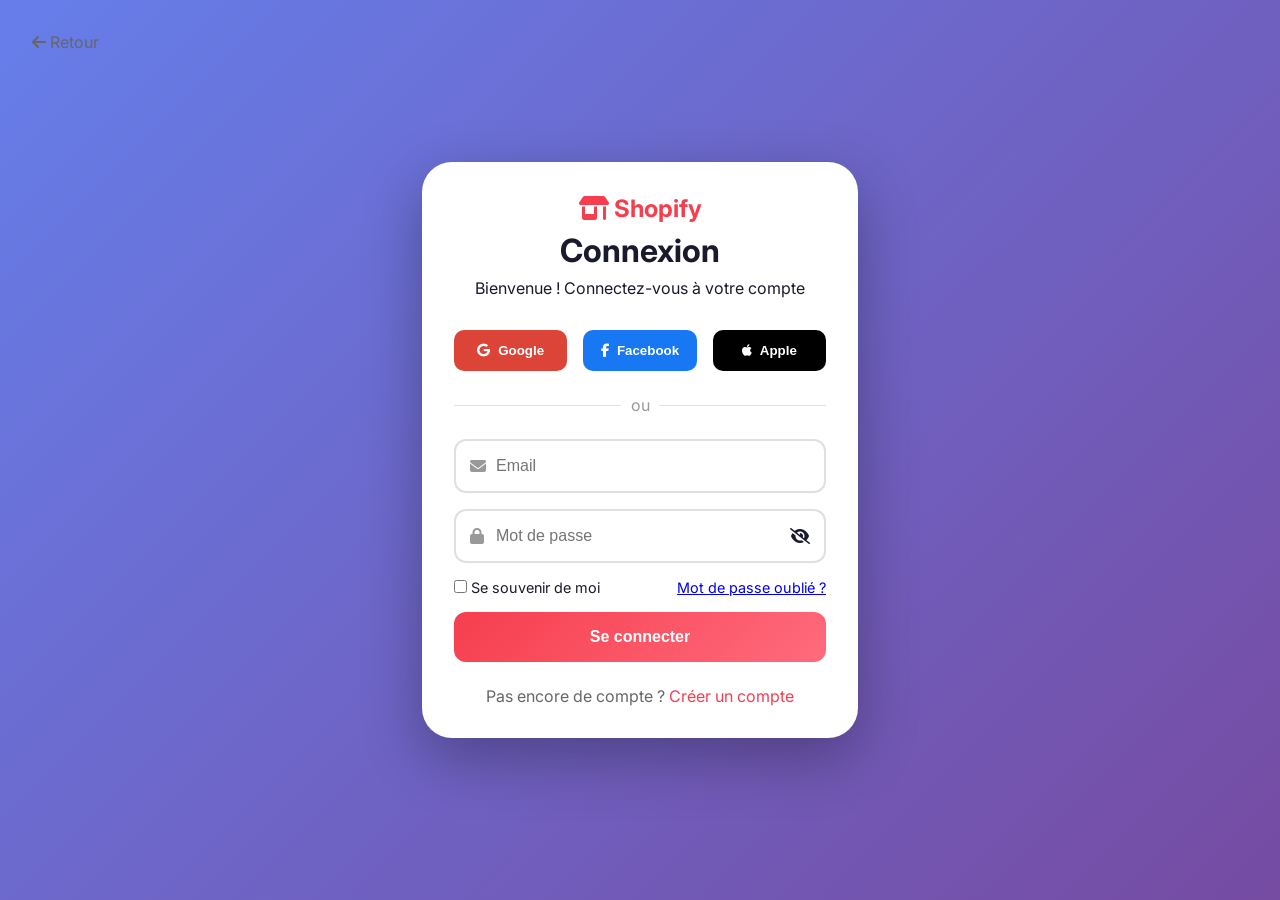
<file: connexion.html>
<!DOCTYPE html>
<html lang="fr">
<head>
    <meta charset="UTF-8">
    <meta name="viewport" content="width=device-width, initial-scale=1.0">
    <title>Shopify - Connexion</title>
    <link rel="stylesheet" href="Dossier CSS/style.css">
    <link rel="stylesheet" href="https://cdnjs.cloudflare.com/ajax/libs/font-awesome/6.7.2/css/all.min.css">
</head>
<body class="auth-page">
    <div class="auth-container">
        <div class="auth-card">
            <div class="auth-header">
                <a href="index.html" class="back-home"><i class="fa-solid fa-arrow-left"></i> Retour</a>
                <h1><i class="fa-solid fa-shop"></i> Shopify</h1>
                <h2>Connexion</h2>
                <p>Bienvenue ! Connectez-vous à votre compte</p>
            </div>

            <div class="social-login">
                <button type="button" class="social-btn google" onclick="alert('Connexion avec Google (démo)')">
                    <i class="fa-brands fa-google"></i> Google
                </button>
                <button type="button" class="social-btn facebook" onclick="alert('Connexion avec Facebook (démo)')">
                    <i class="fa-brands fa-facebook-f"></i> Facebook
                </button>
                <button type="button" class="social-btn apple" onclick="alert('Connexion avec Apple (démo)')">
                    <i class="fa-brands fa-apple"></i> Apple
                </button>
            </div>

            <div class="divider">
                <span>ou</span>
            </div>

            <form id="loginForm">
                <div class="input-group">
                    <i class="fa-solid fa-envelope"></i>
                    <input type="email" id="loginEmail" placeholder="Email" required>
                </div>
                <div class="input-group">
                    <i class="fa-solid fa-lock"></i>
                    <input type="password" id="loginPassword" placeholder="Mot de passe" required>
                    <i class="fa-solid fa-eye-slash toggle-password"></i>
                </div>

                <div class="form-options">
                    <label class="checkbox">
                        <input type="checkbox"> Se souvenir de moi
                    </label>
                    <a href="#" class="forgot-password">Mot de passe oublié ?</a>
                </div>

                <button type="submit" class="auth-btn">Se connecter</button>

                <p class="auth-footer">
                    Pas encore de compte ? <a href="Inscription.html">Créer un compte</a>
                </p>
            </form>
        </div>
    </div>

    <script>
        // Toggle password visibility
        document.querySelector('.toggle-password')?.addEventListener('click', function() {
            const input = this.previousElementSibling;
            if (input.type === 'password') {
                input.type = 'text';
                this.classList.remove('fa-eye-slash');
                this.classList.add('fa-eye');
            } else {
                input.type = 'password';
                this.classList.remove('fa-eye');
                this.classList.add('fa-eye-slash');
            }
        });

        // Formulaire de connexion
        document.getElementById('loginForm')?.addEventListener('submit', function(e) {
            e.preventDefault();
            const email = document.getElementById('loginEmail')?.value || '';
            
            if (!email) {
                alert('Veuillez entrer votre email');
                return;
            }
            
            alert('Connexion réussie ! Bienvenue sur Shopify !');
            window.location.href = 'acceuil.html';
        });
    </script>
</body>
</html>
</file>
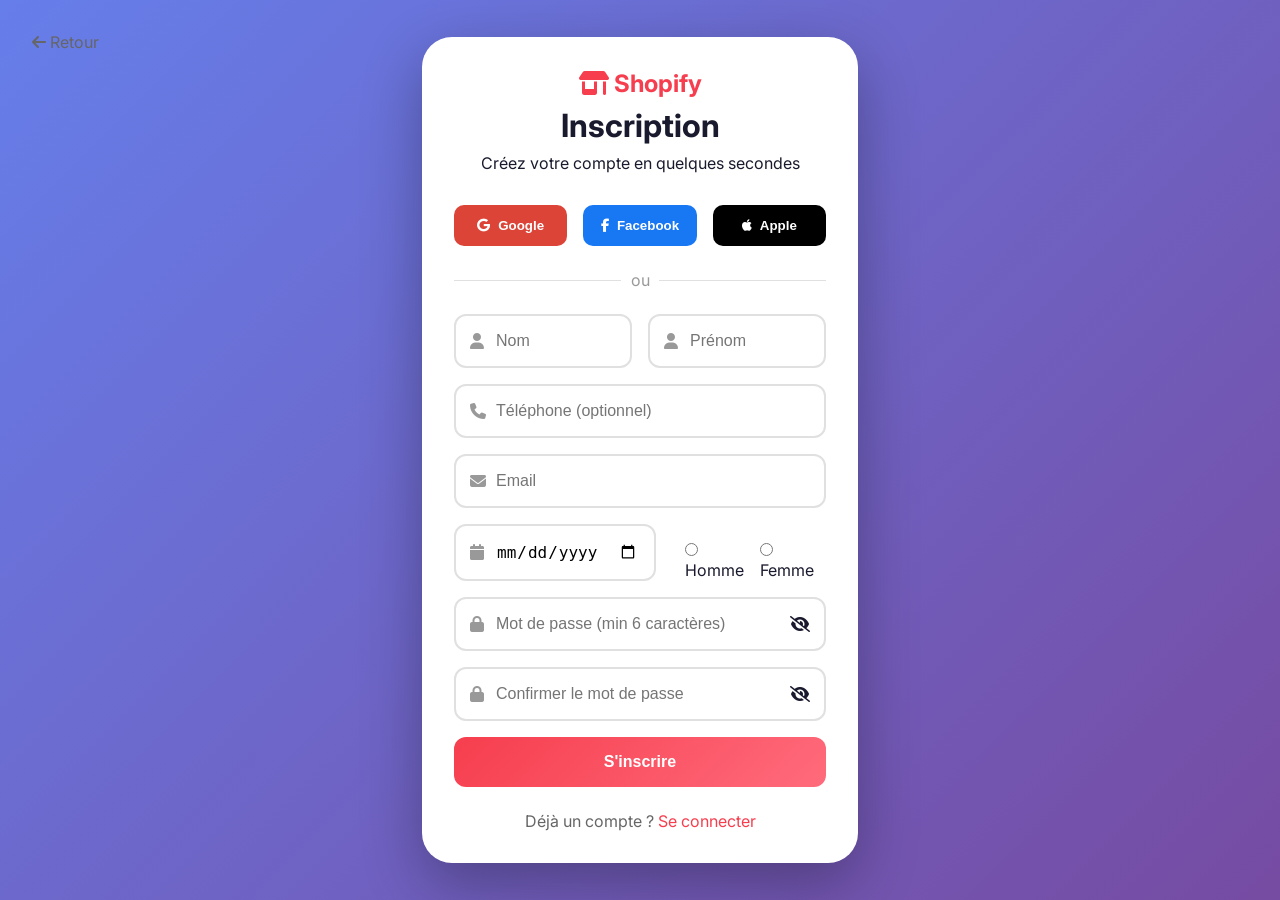
<file: Inscription.html>
<!DOCTYPE html>
<html lang="fr">
<head>
    <meta charset="UTF-8">
    <meta name="viewport" content="width=device-width, initial-scale=1.0">
    <title>Shopify - Inscription</title>
    <link rel="stylesheet" href="Dossier CSS/style.css">
    <link rel="stylesheet" href="https://cdnjs.cloudflare.com/ajax/libs/font-awesome/6.7.2/css/all.min.css">
</head>
<body class="auth-page">
    <div class="auth-container">
        <div class="auth-card">
            <div class="auth-header">
                <a href="index.html" class="back-home"><i class="fa-solid fa-arrow-left"></i> Retour</a>
                <h1><i class="fa-solid fa-shop"></i> Shopify</h1>
                <h2>Inscription</h2>
                <p>Créez votre compte en quelques secondes</p>
            </div>

            <div class="social-login">
                <button type="button" class="social-btn google" onclick="alert('Connexion avec Google (démo)')">
                    <i class="fa-brands fa-google"></i> Google
                </button>
                <button type="button" class="social-btn facebook" onclick="alert('Connexion avec Facebook (démo)')">
                    <i class="fa-brands fa-facebook-f"></i> Facebook
                </button>
                <button type="button" class="social-btn apple" onclick="alert('Connexion avec Apple (démo)')">
                    <i class="fa-brands fa-apple"></i> Apple
                </button>
            </div>

            <div class="divider">
                <span>ou</span>
            </div>

            <form id="registerForm">
                <div class="row">
                    <div class="input-group">
                        <i class="fa-solid fa-user"></i>
                        <input type="text" id="nom" placeholder="Nom" required>
                    </div>
                    <div class="input-group">
                        <i class="fa-solid fa-user"></i>
                        <input type="text" id="prenom" placeholder="Prénom" required>
                    </div>
                </div>

                <div class="input-group">
                    <i class="fa-solid fa-phone"></i>
                    <input type="tel" id="telephone" placeholder="Téléphone (optionnel)">
                </div>

                <div class="input-group">
                    <i class="fa-solid fa-envelope"></i>
                    <input type="email" id="email" placeholder="Email" required>
                </div>

                <div class="row">
                    <div class="input-group">
                        <i class="fa-solid fa-calendar"></i>
                        <input type="date" id="dateNaissance">
                    </div>
                    <div class="gender-group">
                        <label><input type="radio" name="sexe" value="Homme"> Homme</label>
                        <label><input type="radio" name="sexe" value="Femme"> Femme</label>
                    </div>
                </div>

                <div class="input-group">
                    <i class="fa-solid fa-lock"></i>
                    <input type="password" id="password" placeholder="Mot de passe (min 6 caractères)" required>
                    <i class="fa-solid fa-eye-slash toggle-password" data-target="password"></i>
                </div>
                
                <div class="input-group">
                    <i class="fa-solid fa-lock"></i>
                    <input type="password" id="confirmPassword" placeholder="Confirmer le mot de passe" required>
                    <i class="fa-solid fa-eye-slash toggle-password" data-target="confirmPassword"></i>
                </div>

                <button type="submit" class="auth-btn">S'inscrire</button>

                <p class="auth-footer">
                    Déjà un compte ? <a href="connexion.html">Se connecter</a>
                </p>
            </form>
        </div>
    </div>

    <script>
        // Toggle password visibility
        document.querySelectorAll('.toggle-password').forEach(button => {
            button.addEventListener('click', function() {
                const targetId = this.getAttribute('data-target');
                const input = document.getElementById(targetId);
                if (input) {
                    if (input.type === 'password') {
                        input.type = 'text';
                        this.classList.remove('fa-eye-slash');
                        this.classList.add('fa-eye');
                    } else {
                        input.type = 'password';
                        this.classList.remove('fa-eye');
                        this.classList.add('fa-eye-slash');
                    }
                }
            });
        });

        // Formulaire d'inscription
        document.addEventListener('DOMContentLoaded', function() {
            const registerForm = document.getElementById('registerForm');
            
            if (registerForm) {
                registerForm.addEventListener('submit', function(e) {
                    e.preventDefault();
                    
                    const nom = document.getElementById('nom')?.value || '';
                    const prenom = document.getElementById('prenom')?.value || '';
                    const email = document.getElementById('email')?.value || '';
                    const password = document.getElementById('password')?.value || '';
                    const confirmPassword = document.getElementById('confirmPassword')?.value || '';
                    
                    if (!nom.trim()) {
                        alert('Veuillez entrer votre nom');
                        return;
                    }
                    
                    if (!prenom.trim()) {
                        alert('Veuillez entrer votre prénom');
                        return;
                    }
                    
                    if (!email.trim()) {
                        alert('Veuillez entrer votre email');
                        return;
                    }
                    
                    const emailRegex = /^[^\s@]+@[^\s@]+\.[^\s@]+$/;
                    if (!emailRegex.test(email)) {
                        alert('Veuillez entrer un email valide');
                        return;
                    }
                    
                    if (!password) {
                        alert('Veuillez entrer un mot de passe');
                        return;
                    }
                    
                    if (password.length < 6) {
                        alert('Le mot de passe doit contenir au moins 6 caractères');
                        return;
                    }
                    
                    if (password !== confirmPassword) {
                        alert('Les mots de passe ne correspondent pas !');
                        return;
                    }
                    
                    // Sauvegarde
                    const userData = {
                        nom: nom,
                        prenom: prenom,
                        email: email,
                        dateInscription: new Date().toISOString()
                    };
                    localStorage.setItem('shopify_user', JSON.stringify(userData));
                    
                    alert(`Bienvenue ${prenom} ${nom} ! Votre compte a été créé avec succès.`);
                    window.location.href = 'acceuil.html';
                });
            }
        });
    </script>
</body>
</html>
</file>
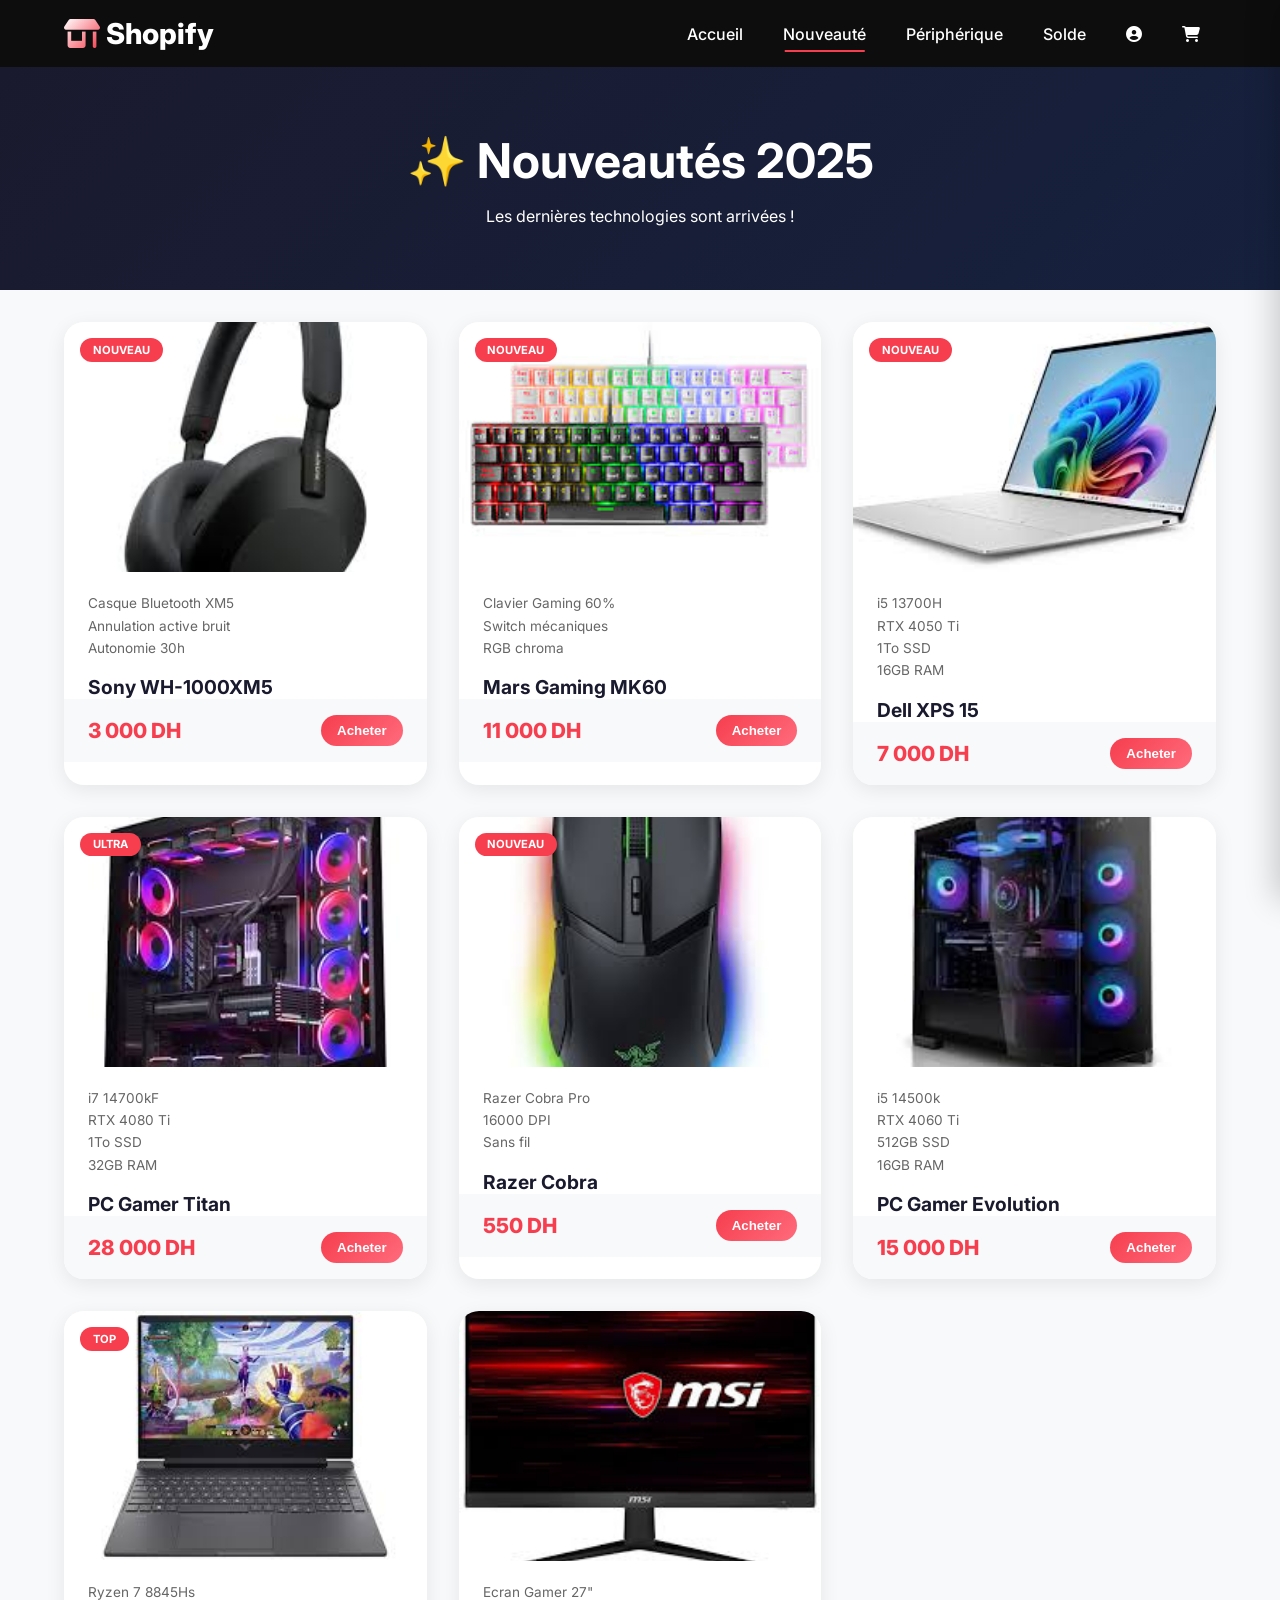
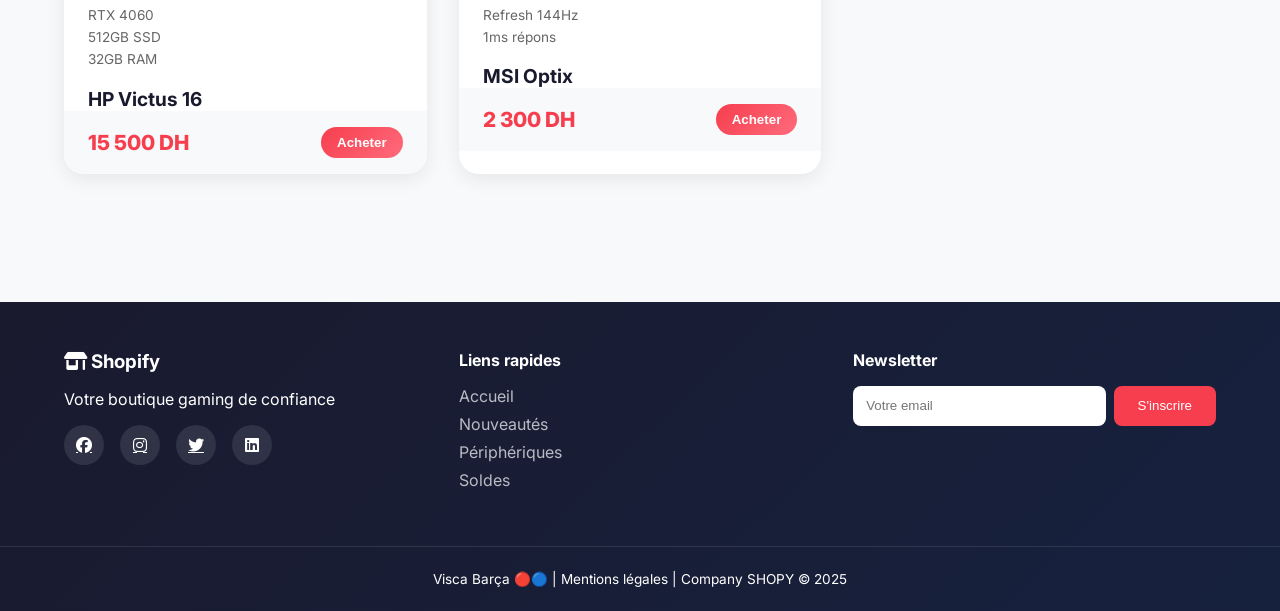
<file: Nouveaute.html>
<!DOCTYPE html>
<html lang="fr">
<head>
    <meta charset="UTF-8">
    <meta name="viewport" content="width=device-width, initial-scale=1.0">
    <title>Shopify - Nouveautés</title>
    <link rel="stylesheet" href="Dossier CSS/style.css">
    <link rel="stylesheet" href="https://cdnjs.cloudflare.com/ajax/libs/font-awesome/6.7.2/css/all.min.css">
</head>
<body>
    <nav class="navbar">
        <div class="logo"><a href="index.html"><i class="fa-solid fa-shop"></i> Shopify</a></div>
        <ul class="menu">
            <li><a href="index.html">Accueil</a></li>
            <li><a href="Nouveaute.html" class="active">Nouveauté</a></li>
            <li><a href="Peripherique.html">Périphérique</a></li>
            <li><a href="solde.html">Solde</a></li>
            <li><a href="connexion.html"><i class="fa-solid fa-circle-user"></i></a></li>
            <li><a href="#"><i class="fa-solid fa-cart-shopping"></i></a></li>
        </ul>
    </nav>

    <section class="page-header">
        <h1>✨ Nouveautés 2025</h1>
        <p>Les dernières technologies sont arrivées !</p>
    </section>

    <section class="section_produits">
        <div class="produits">
            <div class="carte new">
                <div class="badge new-badge">NOUVEAU</div>
                <div class="img"><img src="image_nouveautè/casquw.jpeg" alt="Casque Sony"></div>
                <div class="desc">
                    <ul>
                        <li>Casque Bluetooth XM5</li>
                        <li>Annulation active bruit</li>
                        <li>Autonomie 30h</li>
                    </ul>
                </div>
                <div class="titre">Sony WH-1000XM5</div>
                <div class="box">
                    <div class="prix">3 000 DH</div>
                    <button class="achat">Acheter</button>
                </div>
            </div>

            <div class="carte new">
                <div class="badge new-badge">NOUVEAU</div>
                <div class="img"><img src="image_nouveautè/clavier.jpeg" alt="Clavier Mars"></div>
                <div class="desc">
                    <ul>
                        <li>Clavier Gaming 60%</li>
                        <li>Switch mécaniques</li>
                        <li>RGB chroma</li>
                    </ul>
                </div>
                <div class="titre">Mars Gaming MK60</div>
                <div class="box">
                    <div class="prix">11 000 DH</div>
                    <button class="achat">Acheter</button>
                </div>
            </div>

            <div class="carte new">
                <div class="badge new-badge">NOUVEAU</div>
                <div class="img"><img src="image_nouveautè/dell xps.jpeg" alt="Dell XPS"></div>
                <div class="desc">
                    <ul>
                        <li>i5 13700H</li>
                        <li>RTX 4050 Ti</li>
                        <li>1To SSD</li>
                        <li>16GB RAM</li>
                    </ul>
                </div>
                <div class="titre">Dell XPS 15</div>
                <div class="box">
                    <div class="prix">7 000 DH</div>
                    <button class="achat">Acheter</button>
                </div>
            </div>

            <div class="carte new">
                <div class="badge new-badge">ULTRA</div>
                <div class="img"><img src="image_nouveautè/download (1).jpeg" alt="PC Gamer"></div>
                <div class="desc">
                    <ul>
                        <li>i7 14700kF</li>
                        <li>RTX 4080 Ti</li>
                        <li>1To SSD</li>
                        <li>32GB RAM</li>
                    </ul>
                </div>
                <div class="titre">PC Gamer Titan</div>
                <div class="box">
                    <div class="prix">28 000 DH</div>
                    <button class="achat">Acheter</button>
                </div>
            </div>

            <div class="carte new">
                <div class="badge new-badge">NOUVEAU</div>
                <div class="img"><img src="image_nouveautè/souris.jpeg" alt="Souris Razer"></div>
                <div class="desc">
                    <ul>
                        <li>Razer Cobra Pro</li>
                        <li>16000 DPI</li>
                        <li>Sans fil</li>
                    </ul>
                </div>
                <div class="titre">Razer Cobra</div>
                <div class="box">
                    <div class="prix">550 DH</div>
                    <button class="achat">Acheter</button>
                </div>
            </div>

            <div class="carte new">
                <div class="img"><img src="image_nouveautè/pc 2.jpeg" alt="PC Gamer"></div>
                <div class="desc">
                    <ul>
                        <li>i5 14500k</li>
                        <li>RTX 4060 Ti</li>
                        <li>512GB SSD</li>
                        <li>16GB RAM</li>
                    </ul>
                </div>
                <div class="titre">PC Gamer Evolution</div>
                <div class="box">
                    <div class="prix">15 000 DH</div>
                    <button class="achat">Acheter</button>
                </div>
            </div>

            <div class="carte new">
                <div class="badge new-badge">TOP</div>
                <div class="img"><img src="image_nouveautè/victus.jpeg" alt="HP Victus"></div>
                <div class="desc">
                    <ul>
                        <li>Ryzen 7 8845Hs</li>
                        <li>RTX 4060</li>
                        <li>512GB SSD</li>
                        <li>32GB RAM</li>
                    </ul>
                </div>
                <div class="titre">HP Victus 16</div>
                <div class="box">
                    <div class="prix">15 500 DH</div>
                    <button class="achat">Acheter</button>
                </div>
            </div>

            <div class="carte new">
                <div class="img"><img src="image_nouveautè/ecran.jpeg" alt="Ecran MSI"></div>
                <div class="desc">
                    <ul>
                        <li>Ecran Gamer 27"</li>
                        <li>Refresh 144Hz</li>
                        <li>1ms répons</li>
                    </ul>
                </div>
                <div class="titre">MSI Optix</div>
                <div class="box">
                    <div class="prix">2 300 DH</div>
                    <button class="achat">Acheter</button>
                </div>
            </div>
        </div>
    </section>

    <footer>
        <div class="footer-content">
            <div class="footer-section">
                <h3><i class="fa-solid fa-shop"></i> Shopify</h3>
                <p>Votre boutique gaming de confiance</p>
                <div class="social-links">
                    <a href="#"><i class="fa-brands fa-facebook"></i></a>
                    <a href="#"><i class="fa-brands fa-instagram"></i></a>
                    <a href="#"><i class="fa-brands fa-twitter"></i></a>
                    <a href="#"><i class="fa-brands fa-linkedin"></i></a>
                </div>
            </div>
            <div class="footer-section">
                <h4>Liens rapides</h4>
                <ul>
                    <li><a href="acceuil.html">Accueil</a></li>
                    <li><a href="Nouveaute.html">Nouveautés</a></li>
                    <li><a href="Peripherique.html">Périphériques</a></li>
                    <li><a href="solde.html">Soldes</a></li>
                </ul>
            </div>
            <div class="footer-section">
                <h4>Newsletter</h4>
                <div class="newsletter">
                    <input type="email" placeholder="Votre email">
                    <button>S'inscrire</button>
                </div>
            </div>
        </div>
        <div class="footer-bottom">
            <p>Visca Barça 🔴🔵 | Mentions légales | Company SHOPY © 2025</p>
        </div>
    </footer>
    <div id="cartOverlay" class="cart-overlay"></div>
    <div id="cartSidebar" class="cart-sidebar">
        <div class="cart-header">
            <h3><i class="fa-solid fa-bag-shopping"></i> Mon Panier</h3>
            <button class="close-cart">&times;</button>
        </div>
        <div id="cartItemsContainer" class="cart-items">
            <div class="empty-cart">
                <i class="fa-solid fa-bag-shopping"></i>
                <p>Votre panier est vide</p>
                <small>Ajoutez des produits pour commencer</small>
            </div>
        </div>
        <div class="cart-footer">
            <div class="cart-total">
                <span>Total :</span>
                <span id="cartTotal">0 DH</span>
            </div>
            <button id="checkoutBtn" class="checkout-btn">
                <i class="fa-solid fa-credit-card"></i> Commander
            </button>
        </div>
    </div>

    <script src="Dossier JS/panier.js"></script>
</body>
</html>
</file>
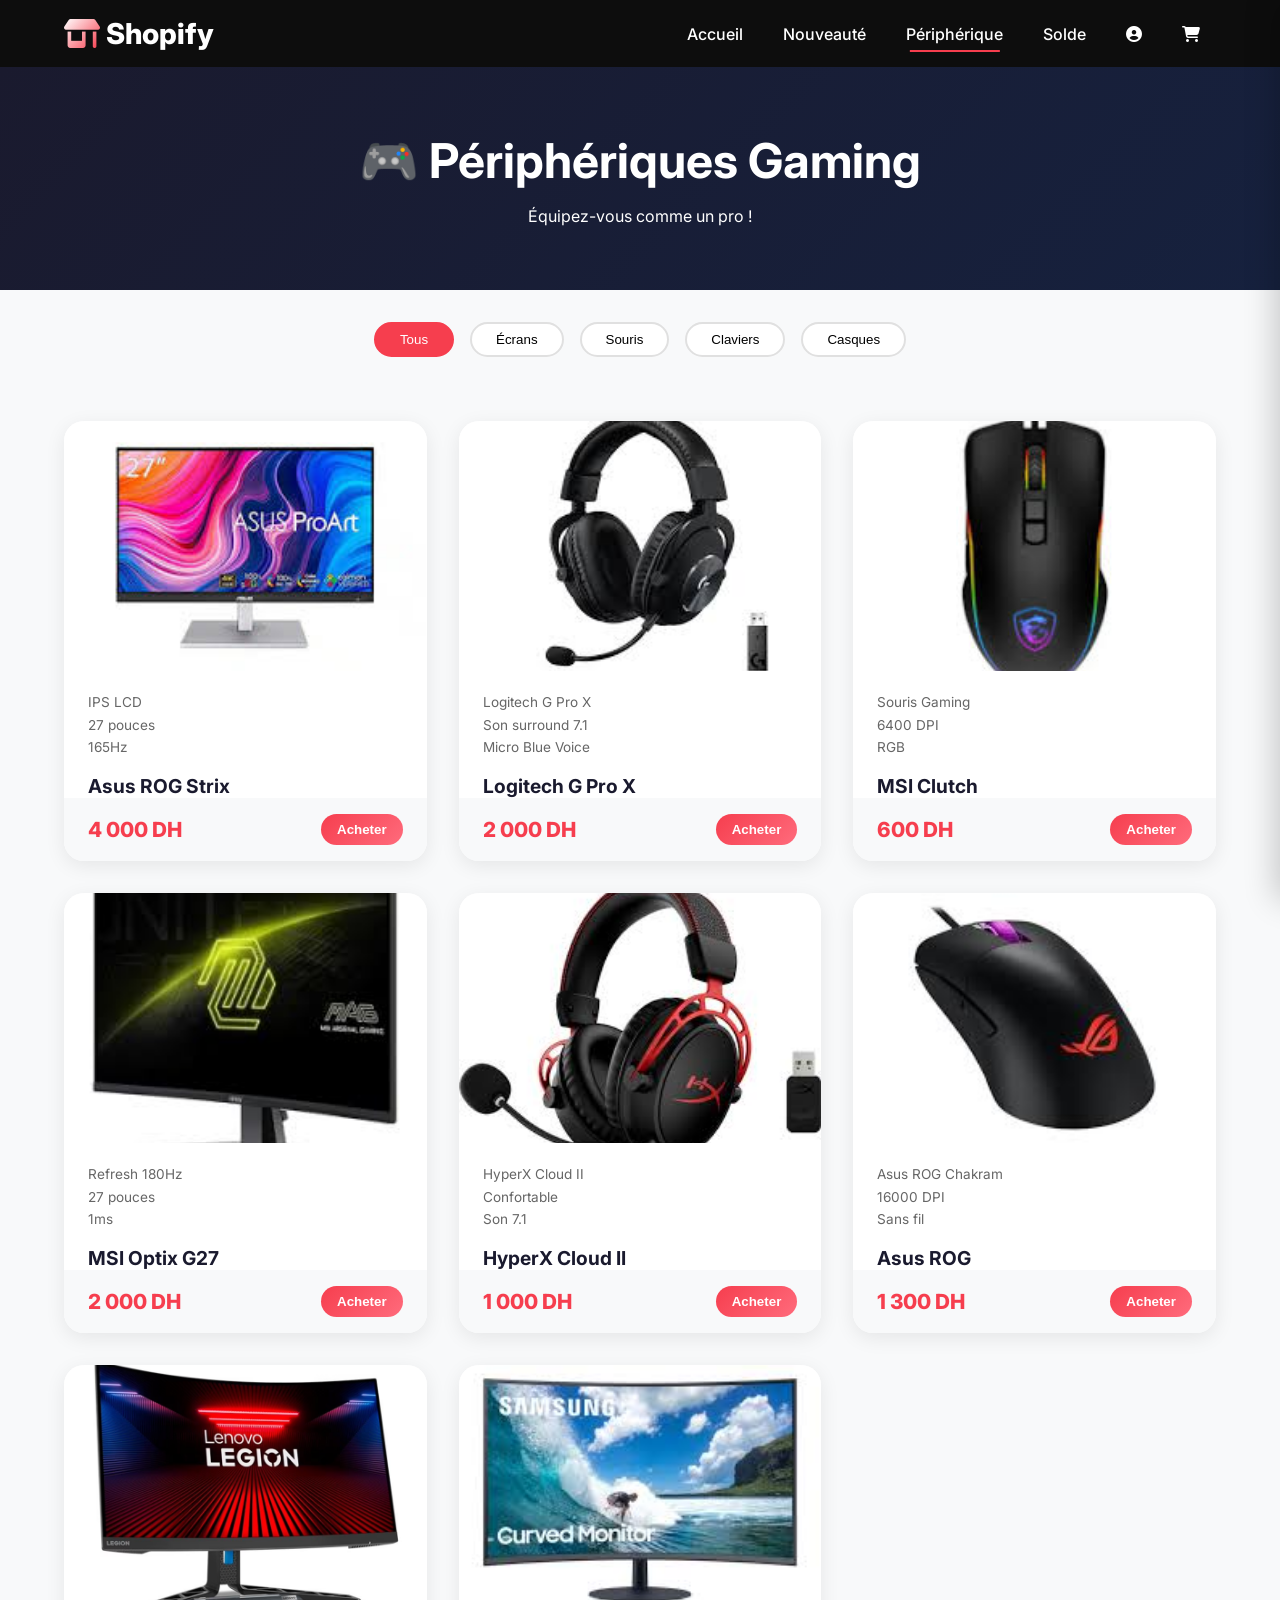
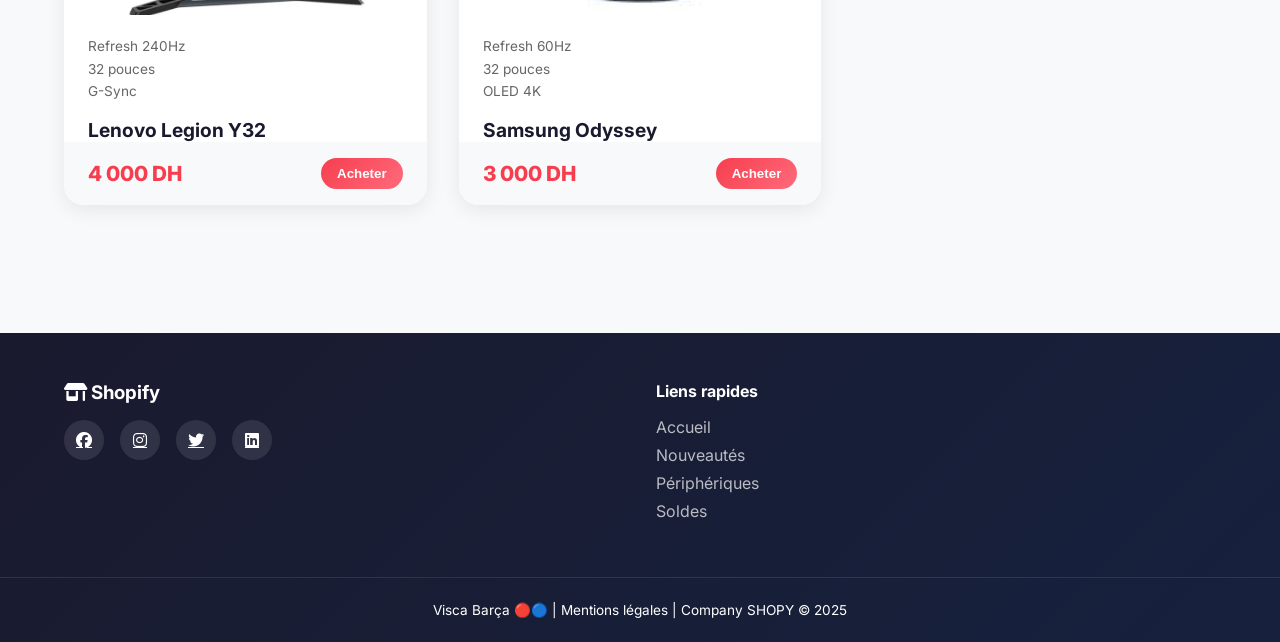
<file: Peripherique.html>
<!DOCTYPE html>
<html lang="fr">
<head>
    <meta charset="UTF-8">
    <meta name="viewport" content="width=device-width, initial-scale=1.0">
    <title>Shopify - Périphériques Gaming</title>
    <link rel="stylesheet" href="Dossier CSS/style.css">
    <link rel="stylesheet" href="https://cdnjs.cloudflare.com/ajax/libs/font-awesome/6.7.2/css/all.min.css">
</head>
<body>
    <nav class="navbar">
        <div class="logo"><a href="acceuil.html"><i class="fa-solid fa-shop"></i> Shopify</a></div>
        <ul class="menu">
            <li><a href="index.html">Accueil</a></li>
            <li><a href="Nouveaute.html">Nouveauté</a></li>
            <li><a href="Peripherique.html" class="active">Périphérique</a></li>
            <li><a href="solde.html">Solde</a></li>
            <li><a href="connexion.html"><i class="fa-solid fa-circle-user"></i></a></li>
            <li><a href="#"><i class="fa-solid fa-cart-shopping"></i></a></li>
        </ul>
    </nav>

    <section class="page-header">
        <h1>🎮 Périphériques Gaming</h1>
        <p>Équipez-vous comme un pro !</p>
    </section>

    <div class="category-filters">
        <button class="filter-btn active">Tous</button>
        <button class="filter-btn">Écrans</button>
        <button class="filter-btn">Souris</button>
        <button class="filter-btn">Claviers</button>
        <button class="filter-btn">Casques</button>
    </div>

    <section class="section_produits">
        <div class="produits">
            <div class="carte">
                <div class="img"><img src="image_accessoire/asus.jpeg" alt="Ecran Asus"></div>
                <div class="desc">
                    <ul>
                        <li>IPS LCD</li>
                        <li>27 pouces</li>
                        <li>165Hz</li>
                    </ul>
                </div>
                <div class="titre">Asus ROG Strix</div>
                <div class="box">
                    <div class="prix">4 000 DH</div>
                    <button class="achat">Acheter</button>
                </div>
            </div>

            <div class="carte">
                <div class="img"><img src="image_accessoire/casque.jpeg" alt="Casque Logitech"></div>
                <div class="desc">
                    <ul>
                        <li>Logitech G Pro X</li>
                        <li>Son surround 7.1</li>
                        <li>Micro Blue Voice</li>
                    </ul>
                </div>
                <div class="titre">Logitech G Pro X</div>
                <div class="box">
                    <div class="prix">2 000 DH</div>
                    <button class="achat">Acheter</button>
                </div>
            </div>

            <div class="carte">
                <div class="img"><img src="image_accessoire/download.jpeg" alt="Souris MSI"></div>
                <div class="desc">
                    <ul>
                        <li>Souris Gaming</li>
                        <li>6400 DPI</li>
                        <li>RGB</li>
                    </ul>
                </div>
                <div class="titre">MSI Clutch</div>
                <div class="box">
                    <div class="prix">600 DH</div>
                    <button class="achat">Acheter</button>
                </div>
            </div>

            <div class="carte">
                <div class="img"><img src="image_accessoire/ecran 1.jpeg" alt="Ecran MSI"></div>
                <div class="desc">
                    <ul>
                        <li>Refresh 180Hz</li>
                        <li>27 pouces</li>
                        <li>1ms</li>
                    </ul>
                </div>
                <div class="titre">MSI Optix G27</div>
                <div class="box">
                    <div class="prix">2 000 DH</div>
                    <button class="achat">Acheter</button>
                </div>
            </div>

            <div class="carte">
                <div class="img"><img src="image_accessoire/images.jpeg" alt="Casque HyperX"></div>
                <div class="desc">
                    <ul>
                        <li>HyperX Cloud II</li>
                        <li>Confortable</li>
                        <li>Son 7.1</li>
                    </ul>
                </div>
                <div class="titre">HyperX Cloud II</div>
                <div class="box">
                    <div class="prix">1 000 DH</div>
                    <button class="achat">Acheter</button>
                </div>
            </div>

            <div class="carte">
                <div class="img"><img src="image_accessoire/souris.jpeg" alt="Souris Asus"></div>
                <div class="desc">
                    <ul>
                        <li>Asus ROG Chakram</li>
                        <li>16000 DPI</li>
                        <li>Sans fil</li>
                    </ul>
                </div>
                <div class="titre">Asus ROG</div>
                <div class="box">
                    <div class="prix">1 300 DH</div>
                    <button class="achat">Acheter</button>
                </div>
            </div>

            <div class="carte">
                <div class="img"><img src="image_accessoire/lenovo.avif" alt="Ecran Lenovo"></div>
                <div class="desc">
                    <ul>
                        <li>Refresh 240Hz</li>
                        <li>32 pouces</li>
                        <li>G-Sync</li>
                    </ul>
                </div>
                <div class="titre">Lenovo Legion Y32</div>
                <div class="box">
                    <div class="prix">4 000 DH</div>
                    <button class="achat">Acheter</button>
                </div>
            </div>

            <div class="carte">
                <div class="img"><img src="image_accessoire/samsung.jpeg" alt="Ecran Samsung"></div>
                <div class="desc">
                    <ul>
                        <li>Refresh 60Hz</li>
                        <li>32 pouces</li>
                        <li>OLED 4K</li>
                    </ul>
                </div>
                <div class="titre">Samsung Odyssey</div>
                <div class="box">
                    <div class="prix">3 000 DH</div>
                    <button class="achat">Acheter</button>
                </div>
            </div>
        </div>
    </section>
<div id="cartOverlay" class="cart-overlay"></div>
    <div id="cartSidebar" class="cart-sidebar">
        <div class="cart-header">
            <h3><i class="fa-solid fa-bag-shopping"></i> Mon Panier</h3>
            <button class="close-cart">&times;</button>
        </div>
        <div id="cartItemsContainer" class="cart-items">
            <div class="empty-cart">
                <i class="fa-solid fa-bag-shopping"></i>
                <p>Votre panier est vide</p>
                <small>Ajoutez des produits pour commencer</small>
            </div>
        </div>
        <div class="cart-footer">
            <div class="cart-total">
                <span>Total :</span>
                <span id="cartTotal">0 DH</span>
            </div>
            <button id="checkoutBtn" class="checkout-btn">
                <i class="fa-solid fa-credit-card"></i> Commander
            </button>
        </div>
    </div>

    <script src="Dossier JS/panier.js"></script>
    <footer>
        <div class="footer-content">
            <div class="footer-section">
                <h3><i class="fa-solid fa-shop"></i> Shopify</h3>
                <div class="social-links">
                    <a href="#"><i class="fa-brands fa-facebook"></i></a>
                    <a href="#"><i class="fa-brands fa-instagram"></i></a>
                    <a href="#"><i class="fa-brands fa-twitter"></i></a>
                    <a href="#"><i class="fa-brands fa-linkedin"></i></a>
                </div>
            </div>
            <div class="footer-section">
                <h4>Liens rapides</h4>
                <ul>
                    <li><a href="acceuil.html">Accueil</a></li>
                    <li><a href="Nouveaute.html">Nouveautés</a></li>
                    <li><a href="Peripherique.html">Périphériques</a></li>
                    <li><a href="solde.html">Soldes</a></li>
                </ul>
            </div>
        </div>
        <div class="footer-bottom">
            <p>Visca Barça 🔴🔵 | Mentions légales | Company SHOPY © 2025</p>
        </div>
    </footer>
</body>
</html>
</file>
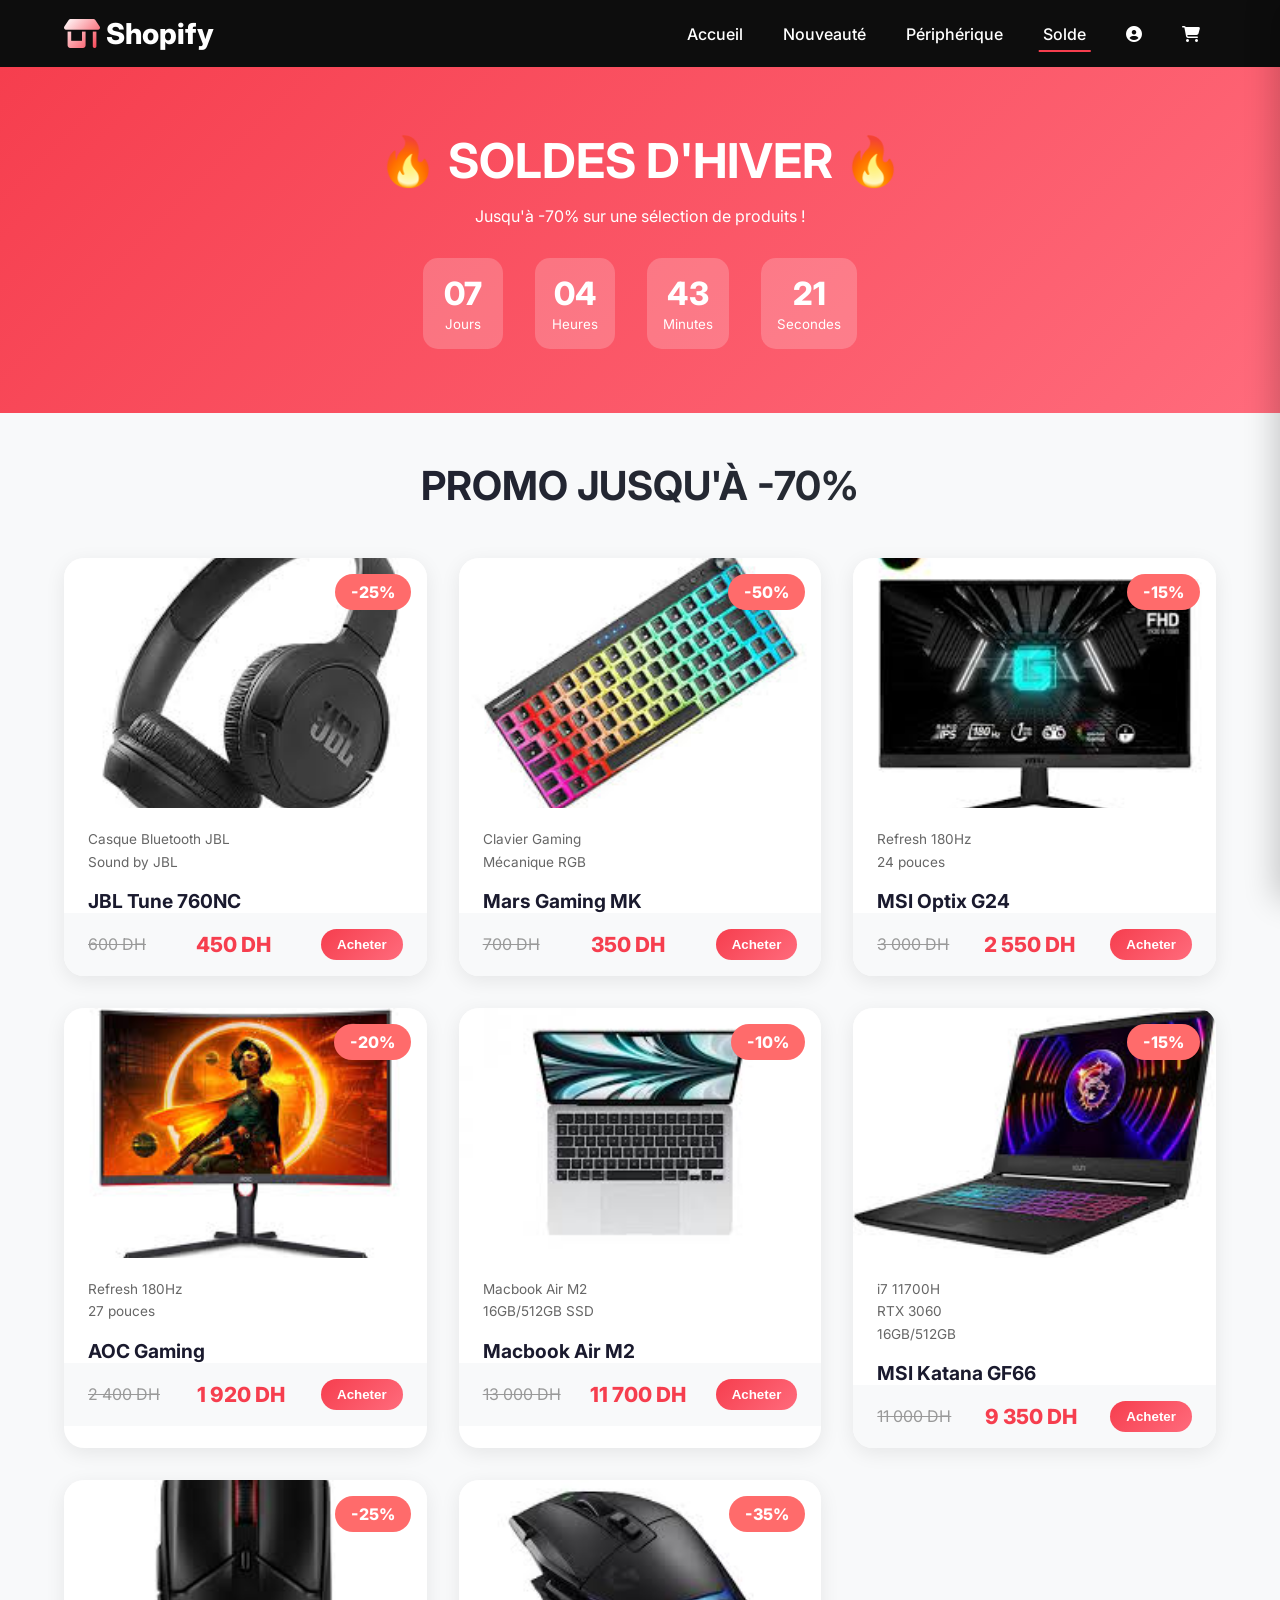
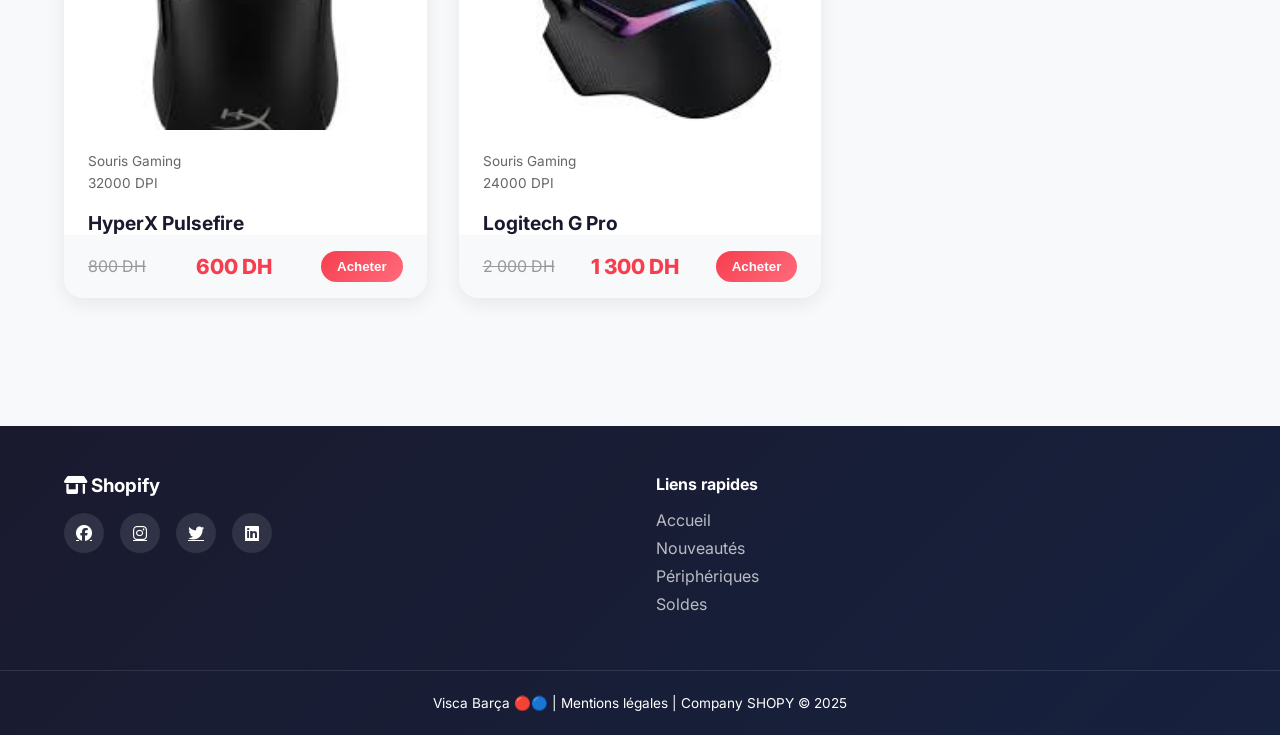
<file: solde.html>
<!DOCTYPE html>
<html lang="fr">
<head>
    <meta charset="UTF-8">
    <meta name="viewport" content="width=device-width, initial-scale=1.0">
    <title>Shopify - Soldes</title>
    <link rel="stylesheet" href="Dossier CSS/style.css">
    <link rel="stylesheet" href="https://cdnjs.cloudflare.com/ajax/libs/font-awesome/6.7.2/css/all.min.css">
</head>
<body>
    <nav class="navbar">
        <div class="logo"><a href="index.html"><i class="fa-solid fa-shop"></i> Shopify</a></div>
        <ul class="menu">
            <li><a href="index.html">Accueil</a></li>
            <li><a href="Nouveaute.html">Nouveauté</a></li>
            <li><a href="Peripherique.html">Périphérique</a></li>
            <li><a href="solde.html" class="active">Solde</a></li>
            <li><a href="connexion.html"><i class="fa-solid fa-circle-user"></i></a></li>
            <li><a href="#"><i class="fa-solid fa-cart-shopping"></i></a></li>
        </ul>
    </nav>

    <section class="page-header sale-header">
        <h1>🔥 SOLDES D'HIVER 🔥</h1>
        <p>Jusqu'à -70% sur une sélection de produits !</p>
        <div class="countdown">
            <div class="countdown-item"><span id="days">00</span><small>Jours</small></div>
            <div class="countdown-item"><span id="hours">00</span><small>Heures</small></div>
            <div class="countdown-item"><span id="minutes">00</span><small>Minutes</small></div>
            <div class="countdown-item"><span id="seconds">00</span><small>Secondes</small></div>
        </div>
    </section>

    <h1 class="section-title"><span class="sale-badge">PROMO JUSQU'À -70%</span></h1>
    
    <section class="section_produits">
        <div class="produits">
            <div class="carte sale">
                <div class="sale-tag">-25%</div>
                <div class="img"><img src="image_solde/casque.jpeg" alt="Casque JBL"></div>
                <div class="desc">
                    <ul>
                        <li>Casque Bluetooth JBL</li>
                        <li>Sound by JBL</li>
                    </ul>
                </div>
                <div class="titre">JBL Tune 760NC</div>
                <div class="box">
                    <div class="promo">600 DH</div>
                    <div class="prix">450 DH</div>
                    <button class="achat">Acheter</button>
                </div>
            </div>

            <div class="carte sale">
                <div class="sale-tag">-50%</div>
                <div class="img"><img src="image_solde/clavier.jpeg" alt="Clavier Mars"></div>
                <div class="desc">
                    <ul>
                        <li>Clavier Gaming</li>
                        <li>Mécanique RGB</li>
                    </ul>
                </div>
                <div class="titre">Mars Gaming MK</div>
                <div class="box">
                    <div class="promo">700 DH</div>
                    <div class="prix">350 DH</div>
                    <button class="achat">Acheter</button>
                </div>
            </div>

            <div class="carte sale">
                <div class="sale-tag">-15%</div>
                <div class="img"><img src="image_solde/ecran 2.jpeg" alt="Ecran MSI"></div>
                <div class="desc">
                    <ul>
                        <li>Refresh 180Hz</li>
                        <li>24 pouces</li>
                    </ul>
                </div>
                <div class="titre">MSI Optix G24</div>
                <div class="box">
                    <div class="promo">3 000 DH</div>
                    <div class="prix">2 550 DH</div>
                    <button class="achat">Acheter</button>
                </div>
            </div>

            <div class="carte sale">
                <div class="sale-tag">-20%</div>
                <div class="img"><img src="image_solde/ecran.jpeg" alt="Ecran AOC"></div>
                <div class="desc">
                    <ul>
                        <li>Refresh 180Hz</li>
                        <li>27 pouces</li>
                    </ul>
                </div>
                <div class="titre">AOC Gaming</div>
                <div class="box">
                    <div class="promo">2 400 DH</div>
                    <div class="prix">1 920 DH</div>
                    <button class="achat">Acheter</button>
                </div>
            </div>

            <div class="carte sale">
                <div class="sale-tag">-10%</div>
                <div class="img"><img src="image_solde/mac.jpeg" alt="Macbook Air"></div>
                <div class="desc">
                    <ul>
                        <li>Macbook Air M2</li>
                        <li>16GB/512GB SSD</li>
                    </ul>
                </div>
                <div class="titre">Macbook Air M2</div>
                <div class="box">
                    <div class="promo">13 000 DH</div>
                    <div class="prix">11 700 DH</div>
                    <button class="achat">Acheter</button>
                </div>
            </div>

            <div class="carte sale">
                <div class="sale-tag">-15%</div>
                <div class="img"><img src="image_solde/pc.jpeg" alt="MSI Katana"></div>
                <div class="desc">
                    <ul>
                        <li>i7 11700H</li>
                        <li>RTX 3060</li>
                        <li>16GB/512GB</li>
                    </ul>
                </div>
                <div class="titre">MSI Katana GF66</div>
                <div class="box">
                    <div class="promo">11 000 DH</div>
                    <div class="prix">9 350 DH</div>
                    <button class="achat">Acheter</button>
                </div>
            </div>

            <div class="carte sale">
                <div class="sale-tag">-25%</div>
                <div class="img"><img src="image_solde/souris 2.jpeg" alt="Souris HyperX"></div>
                <div class="desc">
                    <ul>
                        <li>Souris Gaming</li>
                        <li>32000 DPI</li>
                    </ul>
                </div>
                <div class="titre">HyperX Pulsefire</div>
                <div class="box">
                    <div class="promo">800 DH</div>
                    <div class="prix">600 DH</div>
                    <button class="achat">Acheter</button>
                </div>
            </div>

            <div class="carte sale">
                <div class="sale-tag">-35%</div>
                <div class="img"><img src="image_solde/souris.jpeg" alt="Souris Logitech"></div>
                <div class="desc">
                    <ul>
                        <li>Souris Gaming</li>
                        <li>24000 DPI</li>
                    </ul>
                </div>
                <div class="titre">Logitech G Pro</div>
                <div class="box">
                    <div class="promo">2 000 DH</div>
                    <div class="prix">1 300 DH</div>
                    <button class="achat">Acheter</button>
                </div>
            </div>
        </div>
    </section>

    <footer>
        <div class="footer-content">
            <div class="footer-section">
                <h3><i class="fa-solid fa-shop"></i> Shopify</h3>
                <div class="social-links">
                    <a href="#"><i class="fa-brands fa-facebook"></i></a>
                    <a href="#"><i class="fa-brands fa-instagram"></i></a>
                    <a href="#"><i class="fa-brands fa-twitter"></i></a>
                    <a href="#"><i class="fa-brands fa-linkedin"></i></a>
                </div>
            </div>
            <div class="footer-section">
                <h4>Liens rapides</h4>
                <ul>
                    <li><a href="acceuil.html">Accueil</a></li>
                    <li><a href="Nouveaute.html">Nouveautés</a></li>
                    <li><a href="Peripherique.html">Périphériques</a></li>
                    <li><a href="solde.html">Soldes</a></li>
                </ul>
            </div>
        </div>
        <div class="footer-bottom">
            <p>Visca Barça 🔴🔵 | Mentions légales | Company SHOPY © 2025</p>
        </div>
    </footer>
<div id="cartOverlay" class="cart-overlay"></div>
    <div id="cartSidebar" class="cart-sidebar">
        <div class="cart-header">
            <h3><i class="fa-solid fa-bag-shopping"></i> Mon Panier</h3>
            <button class="close-cart">&times;</button>
        </div>
        <div id="cartItemsContainer" class="cart-items">
            <div class="empty-cart">
                <i class="fa-solid fa-bag-shopping"></i>
                <p>Votre panier est vide</p>
                <small>Ajoutez des produits pour commencer</small>
            </div>
        </div>
        <div class="cart-footer">
            <div class="cart-total">
                <span>Total :</span>
                <span id="cartTotal">0 DH</span>
            </div>
            <button id="checkoutBtn" class="checkout-btn">
                <i class="fa-solid fa-credit-card"></i> Commander
            </button>
        </div>
    </div>

    <script src="Dossier JS/panier.js"></script>
    <script>
        // Compte à rebours pour les soldes
        function startCountdown() {
            const targetDate = new Date();
            targetDate.setDate(targetDate.getDate() + 7);
            targetDate.setHours(23, 59, 59, 999);

            function updateCountdown() {
                const now = new Date();
                const diff = targetDate - now;

                const days = Math.floor(diff / (1000 * 60 * 60 * 24));
                const hours = Math.floor((diff % (86400000)) / (3600000));
                const minutes = Math.floor((diff % 3600000) / 60000);
                const seconds = Math.floor((diff % 60000) / 1000);

                document.getElementById('days').textContent = String(days).padStart(2, '0');
                document.getElementById('hours').textContent = String(hours).padStart(2, '0');
                document.getElementById('minutes').textContent = String(minutes).padStart(2, '0');
                document.getElementById('seconds').textContent = String(seconds).padStart(2, '0');
            }

            updateCountdown();
            setInterval(updateCountdown, 1000);
        }
        startCountdown();
    </script>
</body>
</html>
</file>
<file: Dossier CSS/style.css>
/* Import des polices */
@import url('https://fonts.googleapis.com/css2?family=Inter:wght@300;400;500;600;700;800&display=swap');

* {
    margin: 0;
    padding: 0;
    box-sizing: border-box;
}

body {
    font-family: 'Inter', sans-serif;
    background: #f8f9fa;
    color: #1a1a2e;
}

html {
    scroll-behavior: smooth;
}

/* ==================== NAVBAR ==================== */
.navbar {
    padding: 1rem 5%;
    display: flex;
    justify-content: space-between;
    align-items: center;
    position: sticky;
    top: 0;
    z-index: 1000;
    background: rgba(0, 0, 0, 0.95);
    backdrop-filter: blur(10px);
    transition: all 0.3s ease;
}

.navbar .logo a {
    color: white;
    font-size: 1.8rem;
    font-weight: 800;
    text-decoration: none;
}

.navbar .logo a i {
    background: linear-gradient(135deg, #fff, #f63e4e);
    -webkit-background-clip: text;
    -webkit-text-fill-color: transparent;
}

.navbar .menu {
    display: flex;
    gap: 0.5rem;
    list-style: none;
}

.navbar .menu li a {
    color: white;
    text-decoration: none;
    padding: 0.5rem 1rem;
    font-weight: 500;
    border-radius: 8px;
    transition: all 0.3s;
    position: relative;
}

.navbar .menu li a::after {
    content: '';
    position: absolute;
    bottom: 0;
    left: 50%;
    transform: translateX(-50%);
    width: 0;
    height: 2px;
    background: #f63e4e;
    transition: width 0.3s;
}

.navbar .menu li a:hover::after,
.navbar .menu li .active::after {
    width: 70%;
}

/* ==================== HERO SECTION ==================== */
.hero {
    background: linear-gradient(135deg, rgba(0,0,0,0.8), rgba(0,0,0,0.6)), url('../backround/Bg_banner.jpg');
    background-size: cover;
    background-position: center;
    height: 80vh;
    display: flex;
    align-items: center;
    justify-content: center;
    text-align: center;
}

.hero-content h1 {
    font-size: 4rem;
    color: white;
    margin-bottom: 1rem;
    animation: fadeInUp 0.8s;
}

.hero-content p {
    font-size: 1.2rem;
    color: rgba(255,255,255,0.9);
    margin-bottom: 2rem;
    animation: fadeInUp 0.8s 0.2s both;
}

.btn-primary {
    background: linear-gradient(135deg, #f63e4e, #ff6b7c);
    color: white;
    padding: 1rem 2rem;
    border-radius: 50px;
    text-decoration: none;
    font-weight: 600;
    display: inline-flex;
    align-items: center;
    gap: 0.5rem;
    animation: fadeInUp 0.8s 0.4s both;
    transition: all 0.3s;
}

.btn-primary:hover {
    transform: translateY(-3px);
    box-shadow: 0 10px 25px rgba(246,62,78,0.3);
}

/* ==================== FEATURES ==================== */
.features {
    display: grid;
    grid-template-columns: repeat(4, 1fr);
    gap: 2rem;
    padding: 4rem 10%;
    background: white;
}

.feature {
    text-align: center;
    padding: 1.5rem;
}

.feature i {
    font-size: 2.5rem;
    color: #f63e4e;
    margin-bottom: 1rem;
}

.feature h3 {
    font-size: 1.2rem;
    margin-bottom: 0.5rem;
}

/* ==================== PRODUITS ==================== */
.section-title {
    text-align: center;
    font-size: 2.5rem;
    margin: 3rem 0 1rem;
    background: linear-gradient(135deg, #1a1a2e, #2d3436);
    -webkit-background-clip: text;
    -webkit-text-fill-color: transparent;
}

.section_produits {
    padding: 2rem 5% 4rem;
}

.produits {
    display: grid;
    grid-template-columns: repeat(auto-fill, minmax(280px, 1fr));
    gap: 2rem;
    max-width: 1400px;
    margin: 0 auto;
}

.carte {
    background: white;
    border-radius: 20px;
    overflow: hidden;
    box-shadow: 0 5px 20px rgba(0,0,0,0.08);
    transition: all 0.3s;
    position: relative;
}

.carte:hover {
    transform: translateY(-10px);
    box-shadow: 0 20px 40px rgba(0,0,0,0.15);
}

.carte .img {
    overflow: hidden;
}

.carte .img img {
    width: 100%;
    height: 250px;
    object-fit: cover;
    transition: transform 0.3s;
}

.carte:hover .img img {
    transform: scale(1.05);
}

.carte .badge, .badge.new-badge {
    position: absolute;
    top: 1rem;
    left: 1rem;
    background: #f63e4e;
    color: white;
    padding: 0.3rem 0.8rem;
    border-radius: 50px;
    font-size: 0.7rem;
    font-weight: 700;
    z-index: 2;
}

.carte .desc ul {
    padding: 1rem 1.5rem;
    list-style: none;
}

.carte .desc li {
    padding: 0.2rem 0;
    font-size: 0.85rem;
    color: #666;
}

.carte .titre {
    font-weight: 700;
    font-size: 1.2rem;
    margin: 0 1.5rem;
    color: #1a1a2e;
}

.carte .box {
    display: flex;
    justify-content: space-between;
    align-items: center;
    padding: 1rem 1.5rem;
    background: #f8f9fa;
}

.carte .prix {
    color: #f63e4e;
    font-size: 1.3rem;
    font-weight: 800;
}

.carte .promo {
    color: #999;
    text-decoration: line-through;
    font-size: 1rem;
}

.achat {
    background: linear-gradient(135deg, #f63e4e, #ff6b7c);
    color: white;
    border: none;
    padding: 0.5rem 1rem;
    border-radius: 50px;
    cursor: pointer;
    font-weight: 600;
    transition: all 0.3s;
}

.achat:hover {
    transform: scale(1.05);
}

/* Soldes spécifiques */
.sale-tag {
    position: absolute;
    top: 1rem;
    right: 1rem;
    background: #ff6b6b;
    color: white;
    padding: 0.5rem 1rem;
    border-radius: 50px;
    font-weight: 800;
    z-index: 2;
}

.sale-header {
    background: linear-gradient(135deg, #f63e4e, #ff6b7c) !important;
}

/* ==================== PAGE HEADER ==================== */
.page-header {
    background: linear-gradient(135deg, #1a1a2e, #16213e);
    color: white;
    text-align: center;
    padding: 4rem 2rem;
}

.page-header h1 {
    font-size: 3rem;
    margin-bottom: 1rem;
}

/* Countdown */
.countdown {
    display: flex;
    justify-content: center;
    gap: 2rem;
    margin-top: 2rem;
}

.countdown-item {
    background: rgba(255,255,255,0.2);
    padding: 1rem;
    border-radius: 15px;
    min-width: 80px;
}

.countdown-item span {
    font-size: 2rem;
    font-weight: 800;
    display: block;
}

/* Category filters */
.category-filters {
    display: flex;
    justify-content: center;
    gap: 1rem;
    padding: 2rem 5%;
    flex-wrap: wrap;
}

.filter-btn {
    padding: 0.5rem 1.5rem;
    border: 2px solid #e0e0e0;
    background: white;
    border-radius: 50px;
    cursor: pointer;
    transition: all 0.3s;
}

.filter-btn.active,
.filter-btn:hover {
    background: #f63e4e;
    color: white;
    border-color: #f63e4e;
}

/* ==================== AUTH PAGES ==================== */
body.auth-page {
    background: linear-gradient(135deg, #667eea, #764ba2);
    min-height: 100vh;
    display: flex;
    align-items: center;
    justify-content: center;
}

.auth-container {
    width: 100%;
    max-width: 500px;
    padding: 2rem;
}

.auth-card {
    background: white;
    border-radius: 30px;
    padding: 2rem;
    box-shadow: 0 20px 60px rgba(0,0,0,0.3);
    animation: fadeInUp 0.6s;
}

.auth-header {
    text-align: center;
    margin-bottom: 2rem;
}

.back-home {
    position: absolute;
    top: 2rem;
    left: 2rem;
    text-decoration: none;
    color: #666;
}

.auth-header h1 {
    font-size: 1.5rem;
    color: #f63e4e;
    margin-bottom: 0.5rem;
}

.auth-header h2 {
    font-size: 2rem;
    margin-bottom: 0.5rem;
}

.social-login {
    display: flex;
    gap: 1rem;
    margin-bottom: 1.5rem;
}

.social-btn {
    flex: 1;
    padding: 0.8rem;
    border: none;
    border-radius: 10px;
    cursor: pointer;
    font-weight: 600;
    display: flex;
    align-items: center;
    justify-content: center;
    gap: 0.5rem;
}

.social-btn.google { background: #db4437; color: white; }
.social-btn.facebook { background: #1877f2; color: white; }
.social-btn.apple { background: #000; color: white; }

.divider {
    text-align: center;
    margin: 1.5rem 0;
    position: relative;
}

.divider::before,
.divider::after {
    content: '';
    position: absolute;
    top: 50%;
    width: 45%;
    height: 1px;
    background: #e0e0e0;
}

.divider::before { left: 0; }
.divider::after { right: 0; }

.divider span {
    background: white;
    padding: 0 1rem;
    color: #999;
}

.input-group {
    position: relative;
    margin-bottom: 1rem;
}

.input-group i:first-child {
    position: absolute;
    left: 1rem;
    top: 50%;
    transform: translateY(-50%);
    color: #999;
}

.input-group input {
    width: 100%;
    padding: 1rem 1rem 1rem 2.5rem;
    border: 2px solid #e0e0e0;
    border-radius: 12px;
    font-size: 1rem;
    transition: all 0.3s;
}

.input-group input:focus {
    outline: none;
    border-color: #f63e4e;
}

.toggle-password {
    position: absolute;
    right: 1rem;
    top: 50%;
    transform: translateY(-50%);
    cursor: pointer;
}

.form-options {
    display: flex;
    justify-content: space-between;
    margin: 1rem 0;
    font-size: 0.9rem;
}

.auth-btn {
    width: 100%;
    padding: 1rem;
    background: linear-gradient(135deg, #f63e4e, #ff6b7c);
    color: white;
    border: none;
    border-radius: 12px;
    font-size: 1rem;
    font-weight: 700;
    cursor: pointer;
    transition: all 0.3s;
}

.auth-btn:hover {
    transform: translateY(-2px);
}

.auth-footer {
    text-align: center;
    margin-top: 1.5rem;
    color: #666;
}

.auth-footer a {
    color: #f63e4e;
    text-decoration: none;
}

.row {
    display: grid;
    grid-template-columns: 1fr 1fr;
    gap: 1rem;
}

.gender-group {
    display: flex;
    align-items: center;
    gap: 1rem;
    padding: 0.8rem;
}

/* ==================== FOOTER ==================== */
footer {
    background: linear-gradient(135deg, #1a1a2e, #16213e);
    color: white;
    margin-top: 4rem;
}

.footer-content {
    display: grid;
    grid-template-columns: repeat(auto-fit, minmax(250px, 1fr));
    gap: 2rem;
    padding: 3rem 5%;
    max-width: 1400px;
    margin: 0 auto;
}

.footer-section h3, .footer-section h4 {
    margin-bottom: 1rem;
}

.social-links {
    display: flex;
    gap: 1rem;
    margin-top: 1rem;
}

.social-links a {
    color: white;
    width: 40px;
    height: 40px;
    border-radius: 50%;
    background: rgba(255,255,255,0.1);
    display: flex;
    align-items: center;
    justify-content: center;
    transition: all 0.3s;
}

.social-links a:hover {
    background: #f63e4e;
    transform: translateY(-3px);
}

.footer-section ul {
    list-style: none;
}

.footer-section ul li {
    margin: 0.5rem 0;
}

.footer-section ul li a {
    color: rgba(255,255,255,0.7);
    text-decoration: none;
    transition: color 0.3s;
}

.footer-section ul li a:hover {
    color: #f63e4e;
}

.newsletter {
    display: flex;
    gap: 0.5rem;
}

.newsletter input {
    flex: 1;
    padding: 0.8rem;
    border: none;
    border-radius: 8px;
}

.newsletter button {
    padding: 0.8rem 1.5rem;
    background: #f63e4e;
    color: white;
    border: none;
    border-radius: 8px;
    cursor: pointer;
}

.footer-bottom {
    text-align: center;
    padding: 1.5rem;
    border-top: 1px solid rgba(255,255,255,0.1);
    font-size: 0.85rem;
}

/* ==================== ANIMATIONS ==================== */
@keyframes fadeInUp {
    from {
        opacity: 0;
        transform: translateY(30px);
    }
    to {
        opacity: 1;
        transform: translateY(0);
    }
}

/* ==================== RESPONSIVE ==================== */
@media (max-width: 768px) {
    .navbar {
        flex-direction: column;
        gap: 1rem;
    }
    
    .hero-content h1 {
        font-size: 2rem;
    }
    
    .features {
        grid-template-columns: repeat(2, 1fr);
        padding: 2rem 5%;
    }
    
    .countdown {
        flex-wrap: wrap;
        gap: 1rem;
    }
    
    .produits {
        grid-template-columns: repeat(auto-fill, minmax(260px, 1fr));
    }
    
    .row {
        grid-template-columns: 1fr;
    }
}

@media (max-width: 480px) {
    .features {
        grid-template-columns: 1fr;
    }
    
    .social-login {
        flex-direction: column;
    }
}
/* ==================== PANIER STYLES ==================== */
.cart-count {
    position: absolute;
    top: -8px;
    right: -8px;
    background: #f63e4e;
    color: white;
    font-size: 10px;
    font-weight: bold;
    width: 18px;
    height: 18px;
    border-radius: 50%;
    display: flex;
    align-items: center;
    justify-content: center;
}

.navbar .menu li {
    position: relative;
}

/* Panier Sidebar */
.cart-sidebar {
    position: fixed;
    top: 0;
    right: -450px;
    width: 450px;
    height: 100vh;
    background: white;
    box-shadow: -5px 0 30px rgba(0,0,0,0.2);
    z-index: 2000;
    transition: right 0.3s ease;
    display: flex;
    flex-direction: column;
}

.cart-sidebar.open {
    right: 0;
}

.cart-header {
    padding: 1.5rem;
    background: linear-gradient(135deg, #1a1a2e, #16213e);
    color: white;
    display: flex;
    justify-content: space-between;
    align-items: center;
}

.cart-header h3 {
    font-size: 1.3rem;
}

.close-cart {
    background: none;
    border: none;
    color: white;
    font-size: 1.5rem;
    cursor: pointer;
}

.cart-items {
    flex: 1;
    overflow-y: auto;
    padding: 1rem;
}

.cart-item {
    display: flex;
    gap: 1rem;
    padding: 1rem;
    border-bottom: 1px solid #eee;
    margin-bottom: 1rem;
}

.cart-item-img {
    width: 80px;
    height: 80px;
    object-fit: cover;
    border-radius: 10px;
}

.cart-item-details {
    flex: 1;
}

.cart-item-title {
    font-weight: 600;
    margin-bottom: 0.3rem;
}

.cart-item-price {
    color: #f63e4e;
    font-weight: 700;
}

.cart-item-quantity {
    display: flex;
    align-items: center;
    gap: 0.5rem;
    margin-top: 0.5rem;
}

.quantity-btn {
    width: 25px;
    height: 25px;
    border-radius: 5px;
    border: 1px solid #ddd;
    background: white;
    cursor: pointer;
    font-weight: bold;
}

.quantity-btn:hover {
    background: #f63e4e;
    color: white;
}

.remove-item {
    background: none;
    border: none;
    color: #999;
    cursor: pointer;
    font-size: 1.2rem;
}

.remove-item:hover {
    color: #f63e4e;
}

.cart-footer {
    padding: 1.5rem;
    border-top: 1px solid #eee;
    background: #f8f9fa;
}

.cart-total {
    display: flex;
    justify-content: space-between;
    font-size: 1.2rem;
    font-weight: 700;
    margin-bottom: 1rem;
}

.checkout-btn {
    width: 100%;
    padding: 1rem;
    background: linear-gradient(135deg, #f63e4e, #ff6b7c);
    color: white;
    border: none;
    border-radius: 10px;
    font-weight: 700;
    cursor: pointer;
    transition: all 0.3s;
}

.checkout-btn:hover {
    transform: translateY(-2px);
}

.empty-cart {
    text-align: center;
    padding: 3rem;
    color: #999;
}

.empty-cart i {
    font-size: 4rem;
    margin-bottom: 1rem;
}

/* Overlay */
.cart-overlay {
    position: fixed;
    top: 0;
    left: 0;
    width: 100%;
    height: 100%;
    background: rgba(0,0,0,0.5);
    z-index: 1999;
    display: none;
}

.cart-overlay.show {
    display: block;
}

/* Notification Toast */
.toast-notification {
    position: fixed;
    bottom: 2rem;
    right: 2rem;
    background: #28a745;
    color: white;
    padding: 1rem 1.5rem;
    border-radius: 10px;
    display: flex;
    align-items: center;
    gap: 0.8rem;
    z-index: 2001;
    animation: slideInRight 0.3s ease;
    box-shadow: 0 5px 15px rgba(0,0,0,0.2);
}

.toast-notification.error {
    background: #dc3545;
}

@keyframes slideInRight {
    from {
        transform: translateX(100%);
        opacity: 0;
    }
    to {
        transform: translateX(0);
        opacity: 1;
    }
}

@media (max-width: 480px) {
    .cart-sidebar {
        width: 100%;
        right: -100%;
    }
}
</file>
